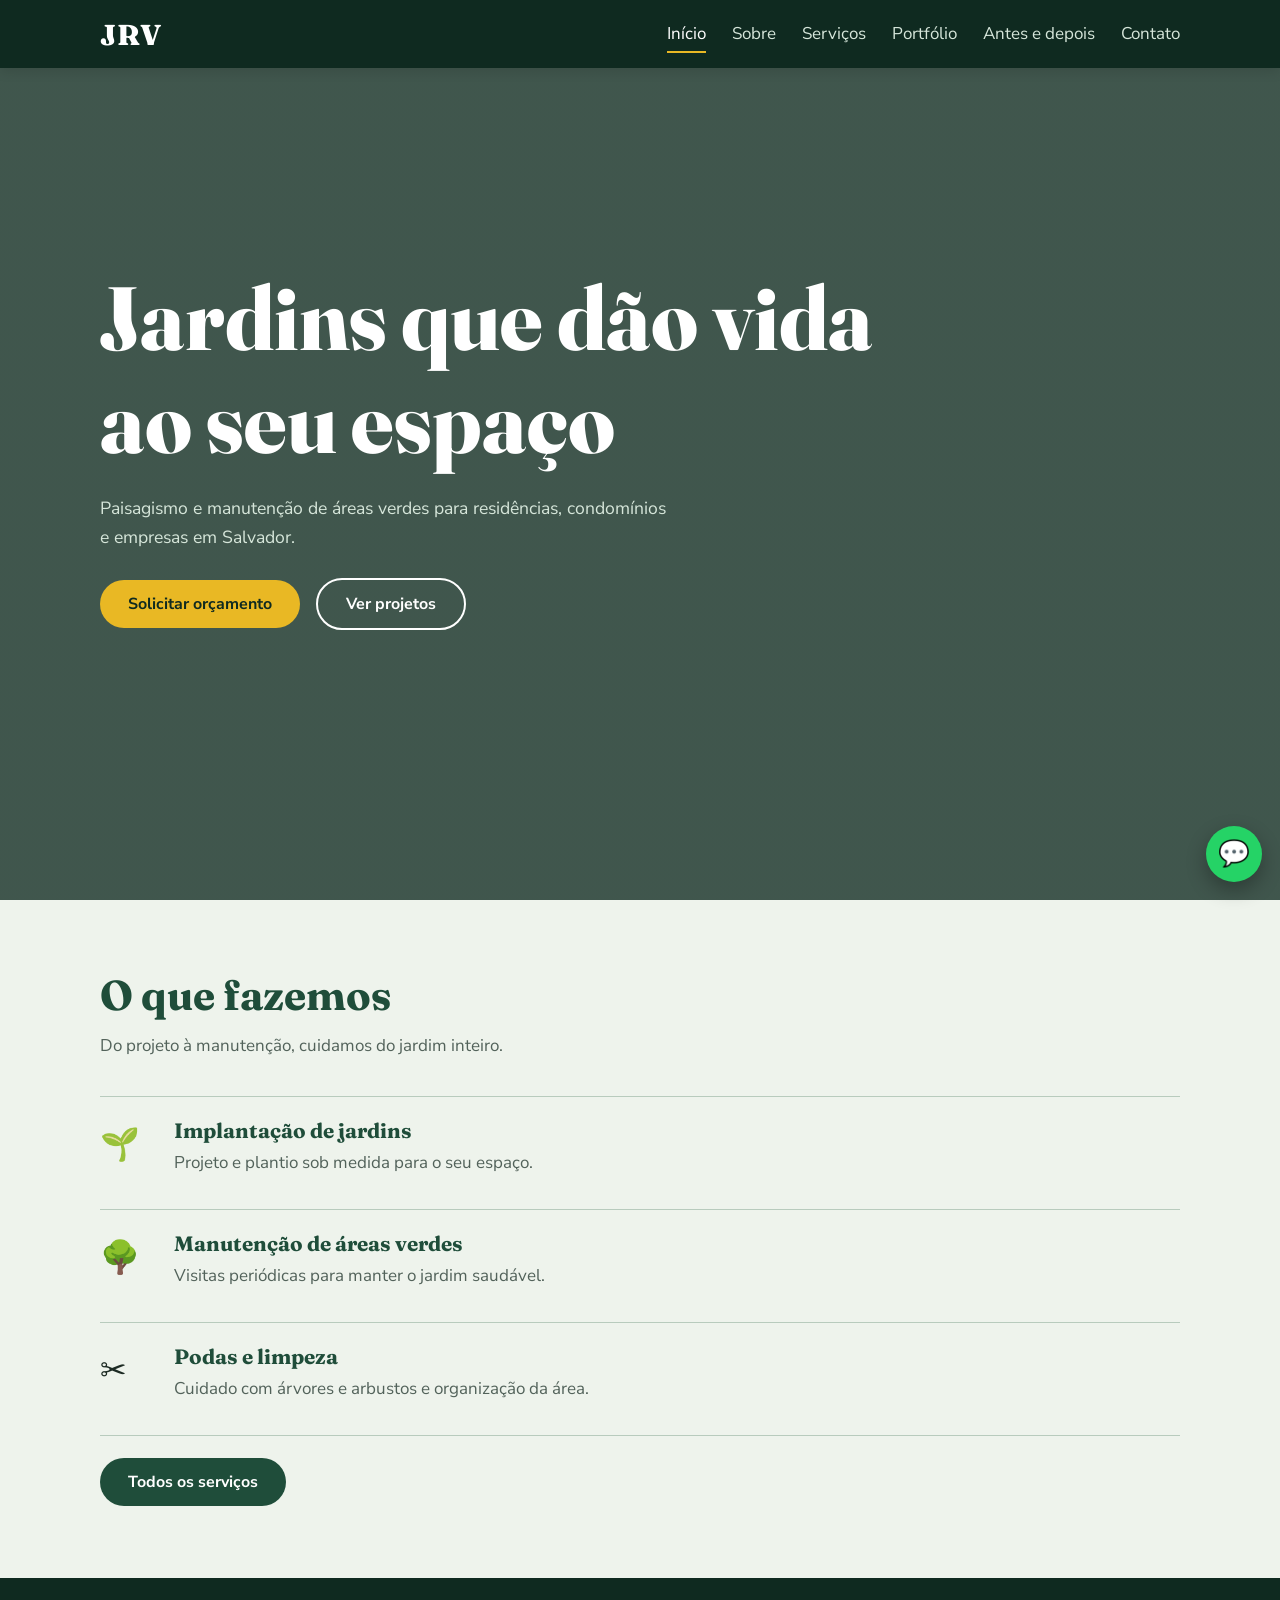
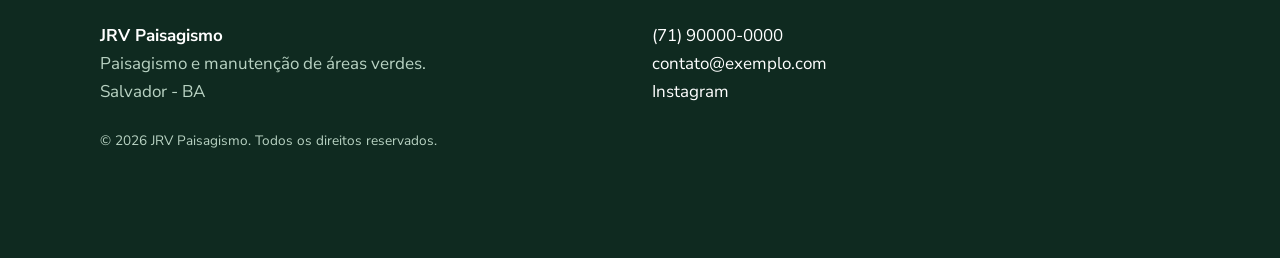
<file: index.html>
<!DOCTYPE html>
<html lang="pt-BR">

<head>
    <meta charset="utf-8">
    <meta name="viewport" content="width=device-width, initial-scale=1">
    <meta name="theme-color" content="#0f2a20">

    <link
        rel="icon"
        href="data:image/svg+xml,<svg xmlns=%27http://www.w3.org/2000/svg%27 viewBox=%270 0 100 100%27><text y=%27.9em%27 font-size=%2790%27>🌿</text></svg>"
    >

    <link rel="stylesheet" href="css/style.css">

    <script src="js/main.js" defer></script>

    <meta
        name="description"
        content="JRV Paisagismo: implantação e manutenção de jardins, podas e consultoria em Salvador - BA."
    >

    <title>Paisagismo em Salvador | JRV Paisagismo</title>
</head>

<body>

    <div id="topo"></div>

    <main>

        <section class="hero">
            <div class="wrap">

                <h1>Jardins que dão vida ao seu espaço</h1>

                <p>
                    Paisagismo e manutenção de áreas verdes para residências,
                    condomínios e empresas em Salvador.
                </p>

                <a class="btn" href="contato.html">
                    Solicitar orçamento
                </a>

                <a class="btn sec" href="portfolio.html">
                    Ver projetos
                </a>

            </div>
        </section>

        <section>
            <div class="wrap">

                <h2>O que fazemos</h2>

                <p class="lead">
                    Do projeto à manutenção, cuidamos do jardim inteiro.
                </p>

                <ul class="lista">

                    <li>
                        <span class="ic">🌱</span>

                        <h3>Implantação de jardins</h3>

                        <p>
                            Projeto e plantio sob medida para o seu espaço.
                        </p>
                    </li>

                    <li>
                        <span class="ic">🌳</span>

                        <h3>Manutenção de áreas verdes</h3>

                        <p>
                            Visitas periódicas para manter o jardim saudável.
                        </p>
                    </li>

                    <li>
                        <span class="ic">✂️</span>

                        <h3>Podas e limpeza</h3>

                        <p>
                            Cuidado com árvores e arbustos e organização da área.
                        </p>
                    </li>

                </ul>

                <a
                    class="btn"
                    href="servicos.html"
                    style="background:var(--folha);color:#fff"
                >
                    Todos os serviços
                </a>

            </div>
        </section>

    </main>

    <div id="rodape"></div>

</body>
</html>
</file>
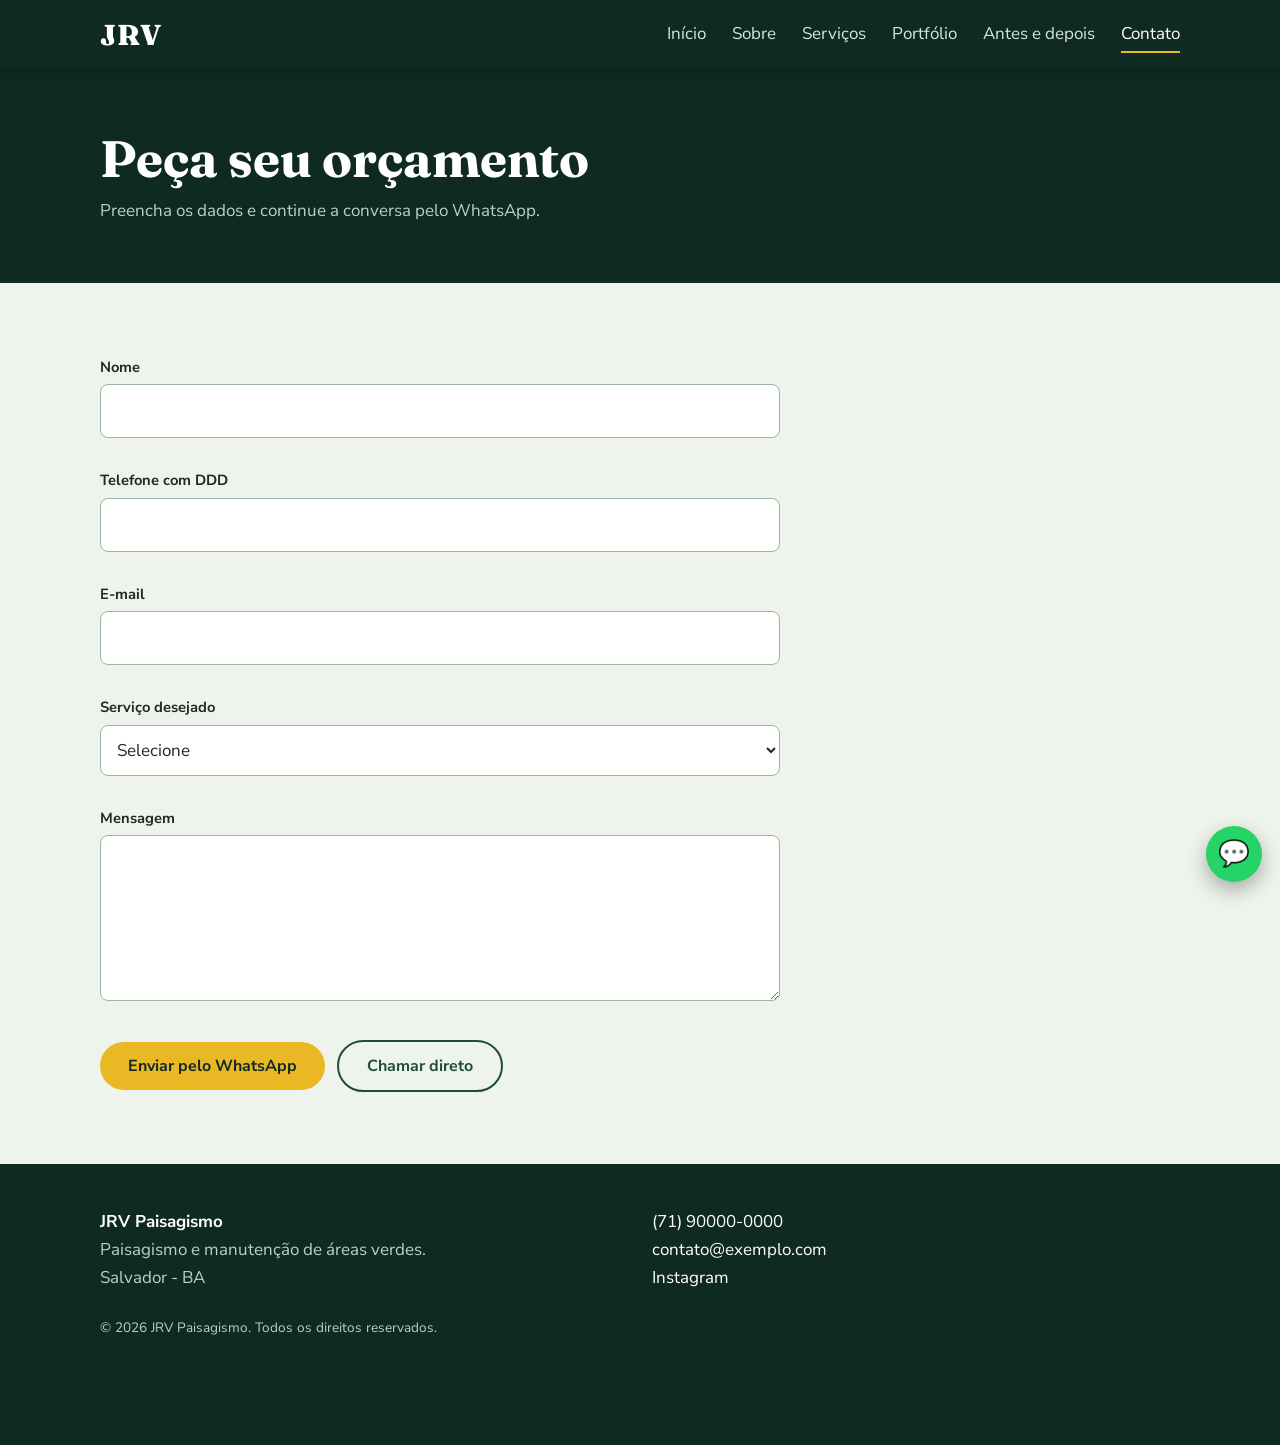
<file: contato.html>
<!DOCTYPE html>
<html lang="pt-BR">

<head>
    <meta charset="utf-8">
    <meta name="viewport" content="width=device-width, initial-scale=1">
    <meta name="theme-color" content="#0f2a20">

    <link
        rel="icon"
        href="data:image/svg+xml,<svg xmlns=%27http://www.w3.org/2000/svg%27 viewBox=%270 0 100 100%27><text y=%27.9em%27 font-size=%2790%27>🌿</text></svg>"
    >

    <link rel="stylesheet" href="css/style.css">

    <script src="js/main.js" defer></script>

    <meta
        name="description"
        content="Peça um orçamento à JRV Paisagismo pelo formulário ou pelo WhatsApp."
    >

    <title>Contato | JRV Paisagismo</title>
</head>

<body>

    <div id="topo"></div>

    <main>

        <div class="topo">
            <div class="wrap">

                <h1>Peça seu orçamento</h1>

                <p>
                    Preencha os dados e continue a conversa pelo WhatsApp.
                </p>

            </div>
        </div>

        <section>
            <div class="wrap">

                <form id="f" novalidate>

                    <div>
                        <label for="nome">Nome</label>

                        <input
                            id="nome"
                            name="nome"
                            autocomplete="name"
                        >

                        <div
                            class="err"
                            id="e-nome"
                            role="alert"
                        ></div>
                    </div>

                    <div>
                        <label for="telefone">Telefone com DDD</label>

                        <input
                            id="telefone"
                            name="telefone"
                            type="tel"
                            autocomplete="tel"
                        >

                        <div
                            class="err"
                            id="e-telefone"
                            role="alert"
                        ></div>
                    </div>

                    <div>
                        <label for="email">E-mail</label>

                        <input
                            id="email"
                            name="email"
                            type="email"
                            autocomplete="email"
                        >

                        <div
                            class="err"
                            id="e-email"
                            role="alert"
                        ></div>
                    </div>

                    <div>
                        <label for="servico">Serviço desejado</label>

                        <select id="servico" name="servico">

                            <option value="">Selecione</option>
                            <option>Implantação de jardins</option>
                            <option>Manutenção de jardins</option>
                            <option>Podas</option>
                            <option>Limpeza de terrenos</option>
                            <option>Consultoria paisagística</option>

                        </select>

                        <div
                            class="err"
                            id="e-servico"
                            role="alert"
                        ></div>
                    </div>

                    <div>
                        <label for="mensagem">Mensagem</label>

                        <textarea
                            id="mensagem"
                            name="mensagem"
                            rows="5"
                        ></textarea>

                        <div
                            class="err"
                            id="e-mensagem"
                            role="alert"
                        ></div>
                    </div>

                    <div>

                        <button
                            class="btn"
                            type="submit"
                            style="margin:0"
                        >
                            Enviar pelo WhatsApp
                        </button>

                        <a
                            class="btn sec"
                            data-wa
                            href="#"
                            style="color:var(--folha);border-color:var(--folha);margin:0 0 0 8px"
                        >
                            Chamar direto
                        </a>

                    </div>

                    <p
                        class="ok"
                        id="ok"
                        role="status"
                        hidden
                    >
                        Tudo certo! Abrimos o WhatsApp com a sua mensagem pronta; é só enviar.
                    </p>

                </form>

            </div>
        </section>

        <script>
            addEventListener("DOMContentLoaded", () => {

                const s = new URLSearchParams(location.search).get("s");
                const e = document.getElementById("servico");

                if (s) {
                    e.value = s;
                }

            });
        </script>

    </main>

    <div id="rodape"></div>

</body>
</html>
</file>
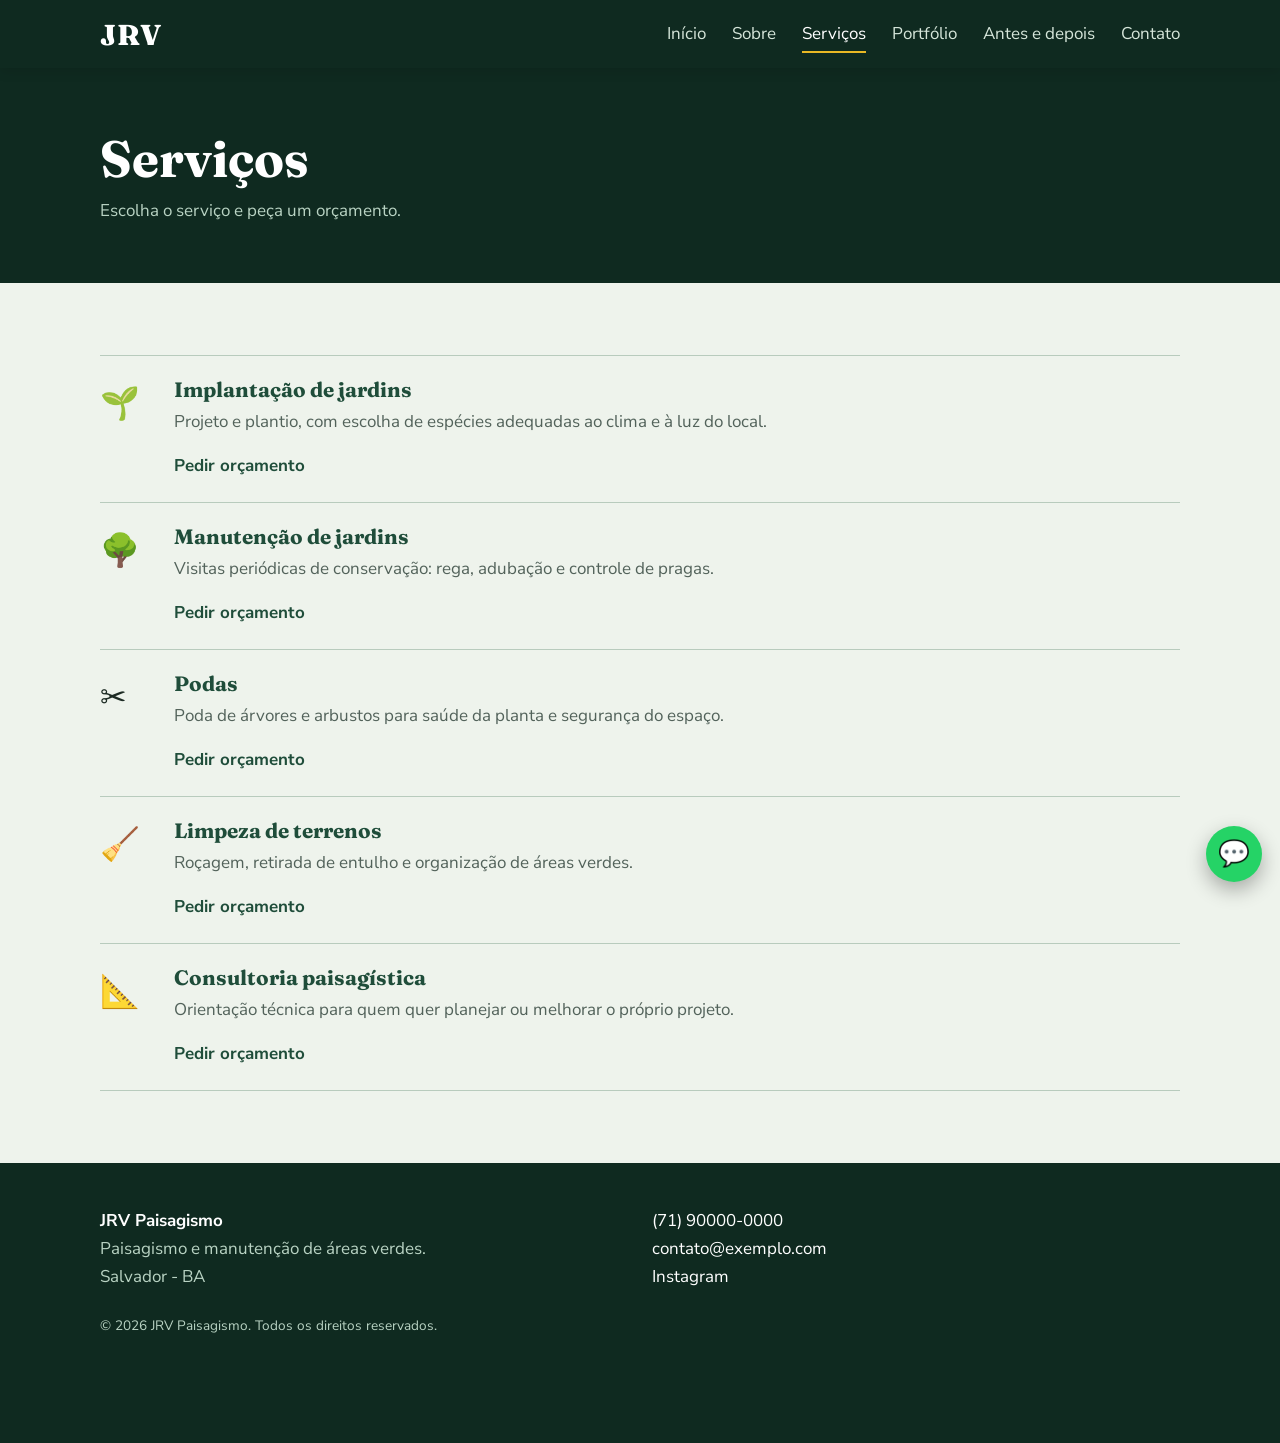
<file: servicos.html>
<!DOCTYPE html>
<html lang="pt-BR">

<head>
    <meta charset="utf-8">
    <meta name="viewport" content="width=device-width, initial-scale=1">
    <meta name="theme-color" content="#0f2a20">

    <link
        rel="icon"
        href="data:image/svg+xml,<svg xmlns=%27http://www.w3.org/2000/svg%27 viewBox=%270 0 100 100%27><text y=%27.9em%27 font-size=%2790%27>🌿</text></svg>"
    >

    <link rel="stylesheet" href="css/style.css">

    <script src="js/main.js" defer></script>

    <meta
        name="description"
        content="Implantação de jardins, manutenção, podas, limpeza de terrenos e consultoria paisagística."
    >

    <title>Serviços | JRV Paisagismo</title>
</head>

<body>

    <div id="topo"></div>

    <main>

        <div class="topo">
            <div class="wrap">

                <h1>Serviços</h1>

                <p>Escolha o serviço e peça um orçamento.</p>

            </div>
        </div>

        <section>
            <div class="wrap">

                <ul class="lista">

                    <li>
                        <span class="ic">🌱</span>

                        <h3>Implantação de jardins</h3>

                        <p>
                            Projeto e plantio, com escolha de espécies adequadas
                            ao clima e à luz do local.
                        </p>

                        <a href="contato.html?s=Implantação de jardins">
                            Pedir orçamento
                        </a>
                    </li>

                    <li>
                        <span class="ic">🌳</span>

                        <h3>Manutenção de jardins</h3>

                        <p>
                            Visitas periódicas de conservação: rega, adubação
                            e controle de pragas.
                        </p>

                        <a href="contato.html?s=Manutenção de jardins">
                            Pedir orçamento
                        </a>
                    </li>

                    <li>
                        <span class="ic">✂️</span>

                        <h3>Podas</h3>

                        <p>
                            Poda de árvores e arbustos para saúde da planta
                            e segurança do espaço.
                        </p>

                        <a href="contato.html?s=Podas">
                            Pedir orçamento
                        </a>
                    </li>

                    <li>
                        <span class="ic">🧹</span>

                        <h3>Limpeza de terrenos</h3>

                        <p>
                            Roçagem, retirada de entulho e organização
                            de áreas verdes.
                        </p>

                        <a href="contato.html?s=Limpeza de terrenos">
                            Pedir orçamento
                        </a>
                    </li>

                    <li>
                        <span class="ic">📐</span>

                        <h3>Consultoria paisagística</h3>

                        <p>
                            Orientação técnica para quem quer planejar
                            ou melhorar o próprio projeto.
                        </p>

                        <a href="contato.html?s=Consultoria paisagística">
                            Pedir orçamento
                        </a>
                    </li>

                </ul>

                <!-- REVISAR: confirme com a JRV a lista final de serviços
                     (irrigação e iluminação aparecem no Projeto V) -->

            </div>
        </section>

    </main>

    <div id="rodape"></div>

</body>
</html>
</file>
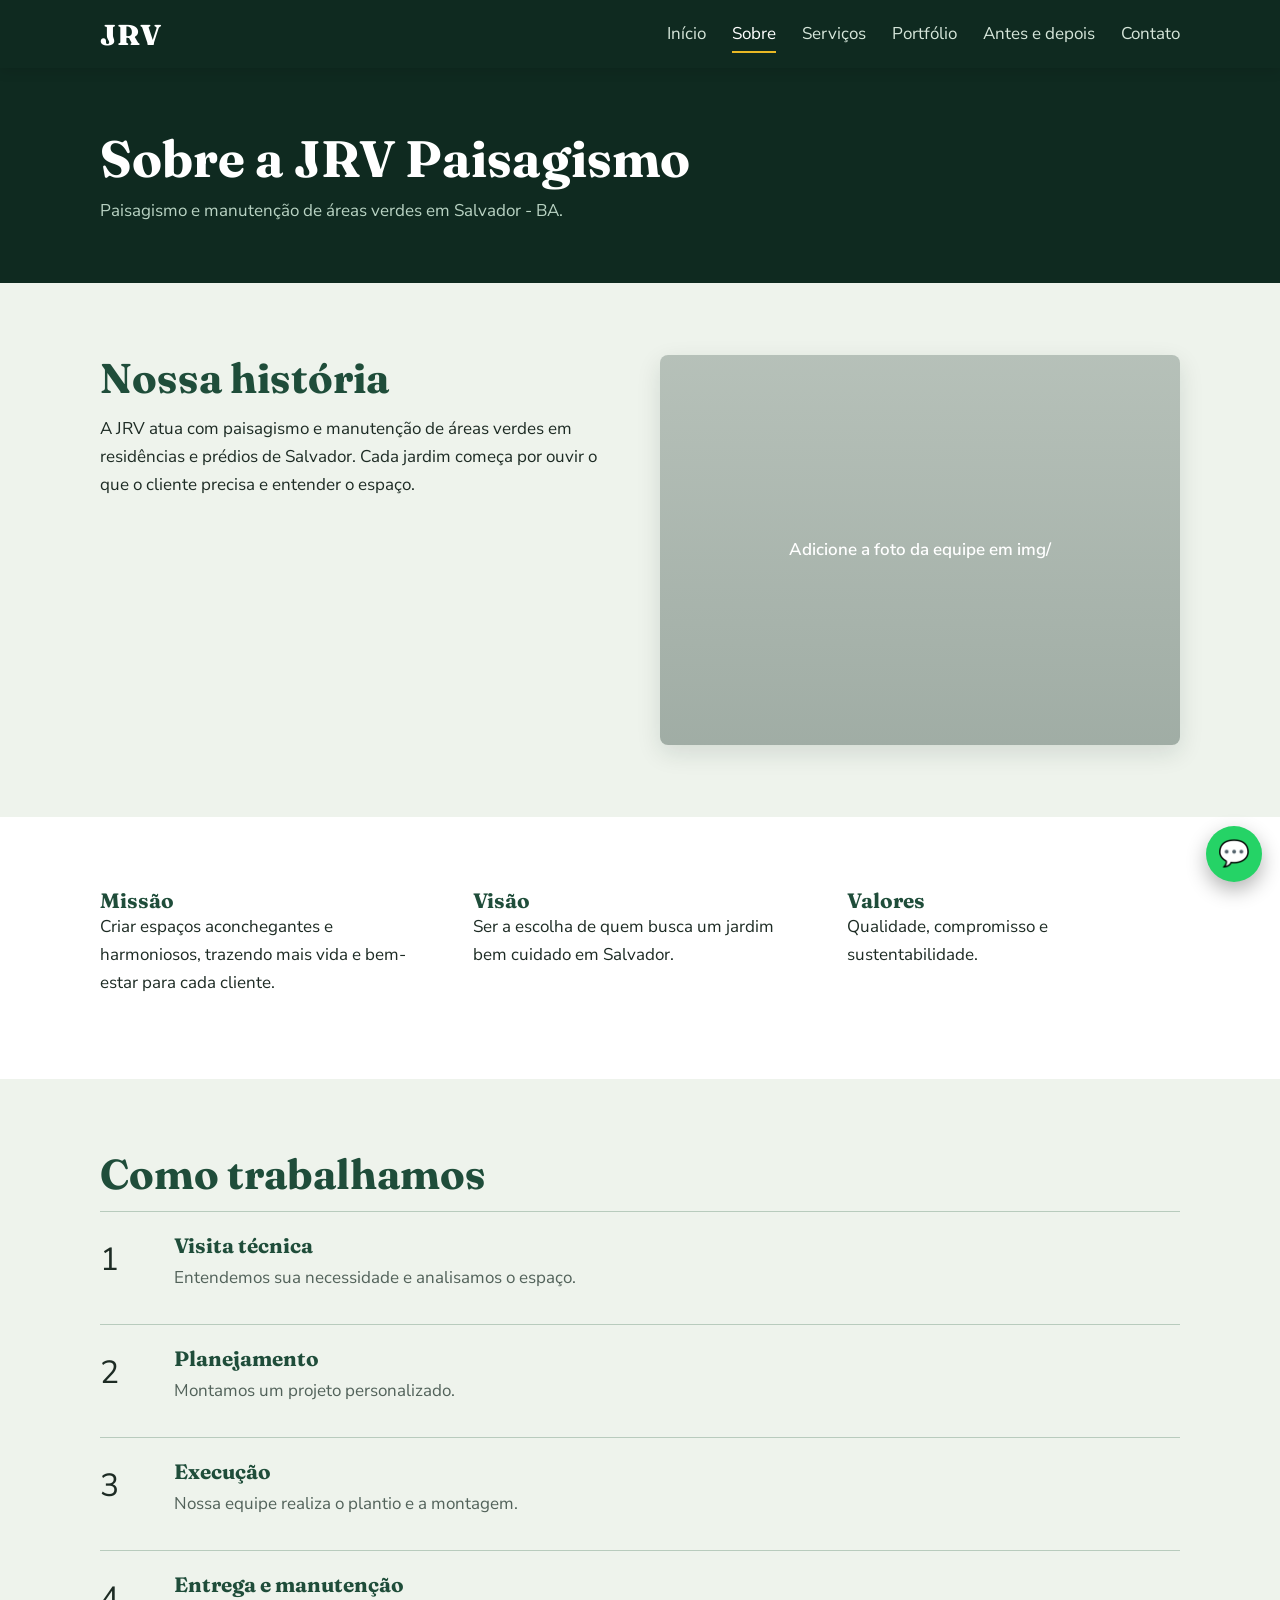
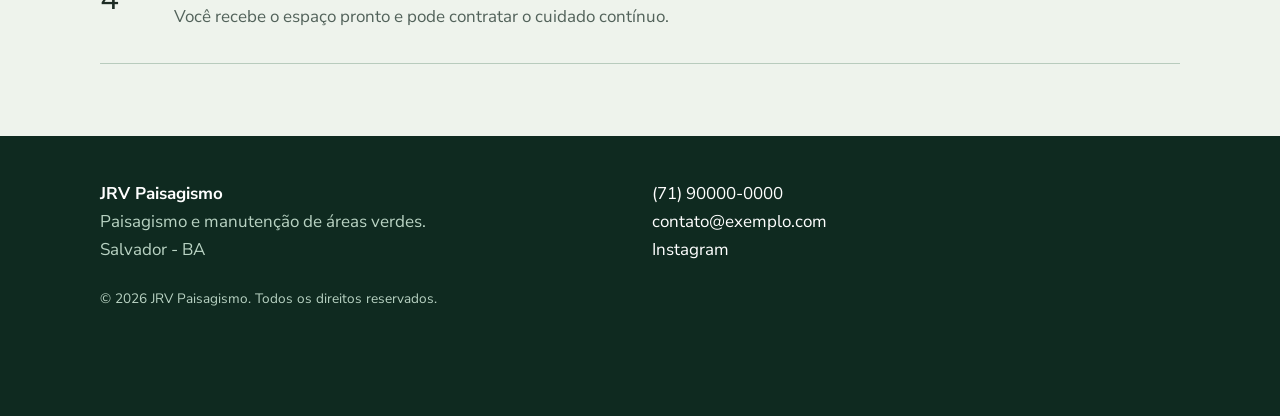
<file: sobre.html>
<!DOCTYPE html>
<html lang="pt-BR">

<head>
    <meta charset="utf-8">
    <meta name="viewport" content="width=device-width, initial-scale=1">
    <meta name="theme-color" content="#0f2a20">

    <link
        rel="icon"
        href="data:image/svg+xml,<svg xmlns=%27http://www.w3.org/2000/svg%27 viewBox=%270 0 100 100%27><text y=%27.9em%27 font-size=%2790%27>🌿</text></svg>"
    >

    <link rel="stylesheet" href="css/style.css">

    <script src="js/main.js" defer></script>

    <meta
        name="description"
        content="Conheça a JRV Paisagismo: missão, visão e valores."
    >

    <title>Sobre | JRV Paisagismo</title>
</head>

<body>

    <div id="topo"></div>

    <main>

        <div class="topo">
            <div class="wrap">

                <h1>Sobre a JRV Paisagismo</h1>

                <p>
                    Paisagismo e manutenção de áreas verdes em Salvador - BA.
                </p>

            </div>
        </div>

        <section>
            <div class="wrap duas">

                <div>
                    <h2>Nossa história</h2>

                    <!-- TROCAR: escreva aqui a história real da empresa
                         (origem, tempo de atuação) com dados fornecidos pelo dono -->

                    <p>
                        A JRV atua com paisagismo e manutenção de áreas verdes
                        em residências e prédios de Salvador. Cada jardim
                        começa por ouvir o que o cliente precisa e entender
                        o espaço.
                    </p>
                </div>

                <div
                    class="ph"
                    role="img"
                    aria-label="Foto institucional (a adicionar)"
                >
                    Adicione a foto da equipe em img/
                </div>

            </div>
        </section>

        <section style="background:#fff">
            <div class="wrap duas">

                <div>
                    <h3>Missão</h3>

                    <p>
                        Criar espaços aconchegantes e harmoniosos, trazendo
                        mais vida e bem-estar para cada cliente.
                    </p>
                </div>

                <div>
                    <h3>Visão</h3>

                    <!-- REVISAR com a empresa -->

                    <p>
                        Ser a escolha de quem busca um jardim bem cuidado
                        em Salvador.
                    </p>
                </div>

                <div>
                    <h3>Valores</h3>

                    <p>
                        Qualidade, compromisso e sustentabilidade.
                    </p>
                </div>

            </div>
        </section>

        <section>
            <div class="wrap">

                <h2>Como trabalhamos</h2>

                <ol class="lista" style="padding-left:0">

                    <li>
                        <span class="ic">1</span>

                        <h3>Visita técnica</h3>

                        <p>
                            Entendemos sua necessidade e analisamos o espaço.
                        </p>
                    </li>

                    <li>
                        <span class="ic">2</span>

                        <h3>Planejamento</h3>

                        <p>
                            Montamos um projeto personalizado.
                        </p>
                    </li>

                    <li>
                        <span class="ic">3</span>

                        <h3>Execução</h3>

                        <p>
                            Nossa equipe realiza o plantio e a montagem.
                        </p>
                    </li>

                    <li>
                        <span class="ic">4</span>

                        <h3>Entrega e manutenção</h3>

                        <p>
                            Você recebe o espaço pronto e pode contratar
                            o cuidado contínuo.
                        </p>
                    </li>

                </ol>

            </div>
        </section>

    </main>

    <div id="rodape"></div>

</body>
</html>
</file>
<file: css/style.css>
/* =========================================================
   JRV PAISAGISMO
   ARQUIVO: css/style.css
   Folha de estilos principal
========================================================= */


/* =========================================================
   1. FONTES
========================================================= */

@import url('https://fonts.googleapis.com/css2?family=Fraunces:opsz,wght@9..144,600;9..144,800&family=Nunito+Sans:wght@400;600;700;800&display=swap');


/* =========================================================
   2. VARIÁVEIS GLOBAIS
========================================================= */

:root {

    --folha: #1f4d3a;
    --noite: #0f2a20;
    --musgo: #6a8f3f;
    --ipe: #e9b824;
    --neve: #eef3ec;

    --tx: #1d2b24;
    --mu: #52625a;

    --branco: #ffffff;

    --sombra: 0 8px 24px rgba(15, 42, 32, .12);

    --transicao: .3s ease;

}


/* =========================================================
   3. RESET E CONFIGURAÇÕES GERAIS
========================================================= */

* {

    box-sizing: border-box;
    margin: 0;

}

html {

    scroll-behavior: smooth;
    scroll-padding-top: 84px;

}

body {

    font: 17px/1.65 'Nunito Sans', system-ui, sans-serif;

    color: var(--tx);

    background: var(--neve);

    overflow-x: hidden;

}

img {

    max-width: 100%;
    display: block;

}

a {

    color: var(--folha);

}

button,
input,
select,
textarea {

    font: inherit;

}

button {

    cursor: pointer;

}

:focus-visible {

    outline: 3px solid var(--ipe);
    outline-offset: 3px;

}

.wrap {

    width: min(1080px, 92%);

    margin-inline: auto;

}

section {

    padding: 72px 0;

}


/* =========================================================
   4. TIPOGRAFIA
========================================================= */

h1,
h2,
h3 {

    font-family: 'Fraunces', Georgia, serif;

    line-height: 1.15;

    color: var(--folha);

}

h1 {

    font-size: clamp(2rem, 5vw, 3.5rem);

}

h2 {

    font-size: clamp(1.8rem, 4vw, 2.6rem);

    margin-bottom: 12px;

}

h3 {

    font-size: 1.3rem;

}

p {

    margin-bottom: 10px;

}

.lead {

    color: var(--mu);

    max-width: 60ch;

    margin-bottom: 36px;

}


/* =========================================================
   5. CABEÇALHO
========================================================= */

header {

    position: fixed;

    inset: 0 0 auto;

    z-index: 50;

    background: var(--noite);

    box-shadow: 0 3px 12px rgba(0, 0, 0, .12);

}

.nav {

    display: flex;

    align-items: center;

    justify-content: space-between;

    height: 68px;

}

.logo {

    font: 800 1.8rem 'Fraunces', serif;

    color: var(--branco);

    text-decoration: none;

    letter-spacing: 1px;

    transition: var(--transicao);

}

.logo:hover {

    color: var(--ipe);

}


/* =========================================================
   6. NAVEGAÇÃO
========================================================= */

nav ul {

    display: flex;

    align-items: center;

    gap: 26px;

    list-style: none;

    padding: 0;

}

nav a {

    color: #d6e6da;

    text-decoration: none;

    padding: 6px 0;

    border-bottom: 2px solid transparent;

    transition: var(--transicao);

}

nav a:hover,
nav a[aria-current="page"] {

    color: var(--branco);

    border-color: var(--ipe);

}


/* =========================================================
   7. MENU HAMBÚRGUER
========================================================= */

.burger {

    display: none;

    background: none;

    border: 1px solid #6b8f7b;

    color: var(--branco);

    font-size: 1.4rem;

    border-radius: 8px;

    padding: 2px 12px;

}


/* =========================================================
   8. PÁGINA INICIAL - HERO
========================================================= */

.hero {

    min-height: 100vh;

    display: flex;

    align-items: center;

    padding-top: 68px;

    color: var(--branco);

    background:

        linear-gradient(
            rgba(15, 42, 32, .78),
            rgba(15, 42, 32, .78)
        ),

        url('https://images.unsplash.com/photo-1416879595882-3373a0480b5b?auto=format&fit=crop&w=2000&q=90')

        center / cover no-repeat;

}

.hero h1 {

    color: var(--branco);

    font-size: clamp(2.6rem, 8vw, 5.6rem);

    font-weight: 800;

    max-width: 14ch;

    animation: sobe 1s ease both;

}

.hero p {

    max-width: 52ch;

    margin: 22px 0 4px;

    color: #d6e6da;

    font-size: 1.1rem;

}


/* =========================================================
   9. ANIMAÇÕES
========================================================= */

@keyframes sobe {

    from {

        opacity: 0;

        transform: translateY(30px);

    }

    to {

        opacity: 1;

        transform: translateY(0);

    }

}


/* =========================================================
   10. TOPO DAS PÁGINAS INTERNAS
========================================================= */

.topo {

    padding: 130px 0 48px;

    background: var(--noite);

}

.topo h1 {

    color: var(--branco);

    font-size: clamp(2rem, 5vw, 3.2rem);

}

.topo p {

    color: #b9d3c3;

    margin-top: 8px;

}


/* =========================================================
   11. BOTÕES
========================================================= */

.btn {

    display: inline-block;

    margin: 22px 12px 0 0;

    padding: 13px 28px;

    border-radius: 50px;

    background: var(--ipe);

    color: var(--noite);

    font: 700 1rem 'Nunito Sans', sans-serif;

    border: 0;

    text-decoration: none;

    cursor: pointer;

    transition: var(--transicao);

}

.btn:hover {

    transform: translateY(-3px);

    box-shadow: 0 8px 20px rgba(0, 0, 0, .25);

}

.btn.sec {

    background: transparent;

    color: var(--branco);

    border: 2px solid var(--branco);

}

.btn.sec:hover {

    background: var(--branco);

    color: var(--noite);

}


/* =========================================================
   12. LISTAS DE SERVIÇOS
========================================================= */

.lista {

    list-style: none;

    padding: 0;

    border-top: 1px solid #b8cbbd;

}

.lista li {

    display: grid;

    grid-template-columns: 56px 1fr;

    gap: 6px 18px;

    padding: 22px 0;

    border-bottom: 1px solid #b8cbbd;

}

.lista .ic {

    font-size: 2rem;

    grid-row: span 2;

}

.lista h3 {

    font-size: 1.3rem;

}

.lista p {

    color: var(--mu);

}

.lista a {

    grid-column: 2;

    font-weight: 700;

    text-decoration: none;

}

.lista a:hover {

    text-decoration: underline;

}


/* =========================================================
   13. LAYOUT DE DUAS COLUNAS
========================================================= */

.duas {

    display: grid;

    grid-template-columns: repeat(
        auto-fit,
        minmax(260px, 1fr)
    );

    gap: 40px;

    align-items: start;

}


/* =========================================================
   14. IMAGENS E ESPAÇOS INSTITUCIONAIS
========================================================= */

.ph {

    aspect-ratio: 4 / 3;

    border-radius: 8px;

    display: grid;

    place-items: center;

    text-align: center;

    padding: 12px;

    color: var(--branco);

    font-weight: 600;

    background:

        linear-gradient(
            rgba(15, 42, 32, .25),
            rgba(15, 42, 32, .35)
        ),

        url('https://images.unsplash.com/photo-1585320806297-9794b3e4eeae?auto=format&fit=crop&w=1200&q=85')

        center / cover no-repeat;

    box-shadow: var(--sombra);

}


/* =========================================================
   15. FILTROS DO PORTFÓLIO
========================================================= */

.filtros {

    display: flex;

    flex-wrap: wrap;

    gap: 8px;

    margin-bottom: 24px;

}

.filtros button {

    padding: 8px 20px;

    border-radius: 50px;

    border: 1px solid var(--folha);

    background: transparent;

    color: var(--folha);

    font: inherit;

    cursor: pointer;

    transition: var(--transicao);

}

.filtros button:hover {

    background: var(--folha);

    color: var(--branco);

}

.filtros button[aria-pressed="true"] {

    background: var(--folha);

    color: var(--branco);

}


/* =========================================================
   16. GALERIA DO PORTFÓLIO
========================================================= */

.galeria {

    display: grid;

    grid-template-columns: repeat(
        auto-fit,
        minmax(250px, 1fr)
    );

    gap: 24px;

}

.galeria figure {

    min-width: 0;

    overflow: hidden;

}

.galeria figure button {

    all: unset;

    display: block;

    width: 100%;

    cursor: zoom-in;

    overflow: hidden;

    border-radius: 8px;

}

.galeria img {

    aspect-ratio: 4 / 3;

    object-fit: cover;

    width: 100%;

    border-radius: 8px;

    transition: transform .5s ease;

}

.galeria figure button:hover img {

    transform: scale(1.05);

}

figcaption {

    margin-top: 10px;

    font-weight: 700;

}

figcaption small {

    display: block;

    color: var(--mu);

    font-weight: 400;

}


/* =========================================================
   17. LIGHTBOX
========================================================= */

dialog {

    border: 0;

    background: transparent;

    padding: 0;

    margin: auto;

    max-width: 92vw;

    max-height: 92vh;

}

dialog::backdrop {

    background: rgba(0, 0, 0, .88);

}

dialog img {

    max-width: 92vw;

    max-height: 88vh;

    width: auto;

    height: auto;

    object-fit: contain;

    border-radius: 8px;

}


/* =========================================================
   18. COMPARADOR ANTES E DEPOIS
========================================================= */

.ba {

    position: relative;

    aspect-ratio: 16 / 10;

    border-radius: 8px;

    overflow: hidden;

    --p: 50%;

    margin-bottom: 8px;

    background: var(--folha);

    box-shadow: var(--sombra);

}

.ba .cam {

    position: absolute;

    inset: 0;

    display: grid;

    place-items: center;

    color: var(--branco);

    font: 700 1.3rem 'Fraunces', serif;

}

.ba img {

    width: 100%;

    height: 100%;

    object-fit: cover;

}

.ba .depois {

    background: linear-gradient(
        135deg,
        #2c6048,
        #74a65a
    );

}

.ba .antes {

    background: #7a6c5c;

    clip-path: inset(
        0 calc(100% - var(--p)) 0 0
    );

}

.ba .barra {

    position: absolute;

    top: 0;

    bottom: 0;

    left: var(--p);

    width: 3px;

    background: var(--branco);

    transform: translateX(-50%);

    pointer-events: none;

}

.ba input[type="range"] {

    position: absolute;

    inset: 0;

    width: 100%;

    height: 100%;

    margin: 0;

    padding: 0;

    opacity: 0;

    cursor: ew-resize;

}

.ba:focus-within {

    outline: 3px solid var(--ipe);

}

.cmp {

    margin-bottom: 44px;

}

.cmp h3 {

    margin-bottom: 10px;

}


/* =========================================================
   19. FORMULÁRIO DE CONTATO
========================================================= */

form {

    display: grid;

    gap: 14px;

    max-width: 680px;

}

form > div {

    min-width: 0;

}

label {

    display: block;

    font-weight: 700;

    font-size: .92rem;

    margin-bottom: 5px;

}

input,
select,
textarea {

    width: 100%;

    padding: 12px;

    border: 1px solid #9db3a5;

    border-radius: 8px;

    font: inherit;

    color: var(--tx);

    background: var(--branco);

    transition: border-color var(--transicao);

}

input:focus,
select:focus,
textarea:focus {

    outline: none;

    border-color: var(--folha);

    box-shadow: 0 0 0 3px rgba(31, 77, 58, .12);

}

textarea {

    resize: vertical;

    min-height: 120px;

}


/* =========================================================
   20. MENSAGENS DE VALIDAÇÃO
========================================================= */

.err {

    color: #a3261b;

    font-size: .84rem;

    min-height: 1.2em;

}

.ok {

    background: #d6ecd0;

    border-left: 5px solid var(--musgo);

    padding: 12px 16px;

    border-radius: 4px;

    color: var(--noite);

}


/* =========================================================
   21. RODAPÉ
========================================================= */

footer {

    background: var(--noite);

    color: #b9d3c3;

    padding: 44px 0 96px;

}

footer a {

    color: var(--branco);

    text-decoration: none;

}

footer a:hover {

    color: var(--ipe);

    text-decoration: underline;

}

footer .duas {

    gap: 24px;

}


/* =========================================================
   22. BOTÃO FLUTUANTE DO WHATSAPP
========================================================= */

.wa {

    position: fixed;

    right: 18px;

    bottom: 18px;

    z-index: 60;

    width: 56px;

    height: 56px;

    border-radius: 50%;

    background: #25d366;

    color: var(--branco);

    display: grid;

    place-items: center;

    font-size: 1.6rem;

    text-decoration: none;

    box-shadow: 0 8px 20px rgba(0, 0, 0, .3);

    transition: var(--transicao);

}

.wa:hover {

    transform: translateY(-4px) scale(1.05);

    box-shadow: 0 10px 24px rgba(0, 0, 0, .35);

}


/* =========================================================
   23. RESPONSIVIDADE - TABLETS E CELULARES
========================================================= */

@media (max-width: 820px) {

    .burger {

        display: block;

    }


    nav ul {

        display: none;

        position: absolute;

        top: 68px;

        left: 0;

        right: 0;

        flex-direction: column;

        align-items: stretch;

        gap: 4px;

        background: var(--noite);

        padding: 12px 4% 20px;

        box-shadow: 0 8px 15px rgba(0, 0, 0, .15);

    }


    nav ul.open {

        display: flex;

    }


    nav a {

        display: block;

        padding: 10px 0;

    }


    .hero {

        min-height: 90vh;

        background-position: center;

    }


    section {

        padding: 56px 0;

    }

}


/* =========================================================
   24. RESPONSIVIDADE - CELULARES PEQUENOS
========================================================= */

@media (max-width: 480px) {

    body {

        font-size: 16px;

    }


    .wrap {

        width: 90%;

    }


    .hero {

        min-height: 85vh;

    }


    .hero h1 {

        font-size: 2.6rem;

    }


    .hero p {

        font-size: 1rem;

    }


    .topo {

        padding: 112px 0 40px;

    }


    .galeria {

        grid-template-columns: 1fr;

    }


    .filtros button {

        padding: 7px 14px;

        font-size: .9rem;

    }


    .duas {

        gap: 24px;

    }


    .btn {

        padding: 12px 22px;

    }


    .wa {

        width: 52px;

        height: 52px;

        right: 14px;

        bottom: 14px;

    }

}


/* =========================================================
   25. ACESSIBILIDADE
========================================================= */

@media (prefers-reduced-motion: reduce) {

    * {

        animation: none !important;

        transition: none !important;

        scroll-behavior: auto !important;

    }

}


/* =========================================================
   FIM DO ARQUIVO STYLE.CSS
   JRV PAISAGISMO
========================================================= */
</file>
